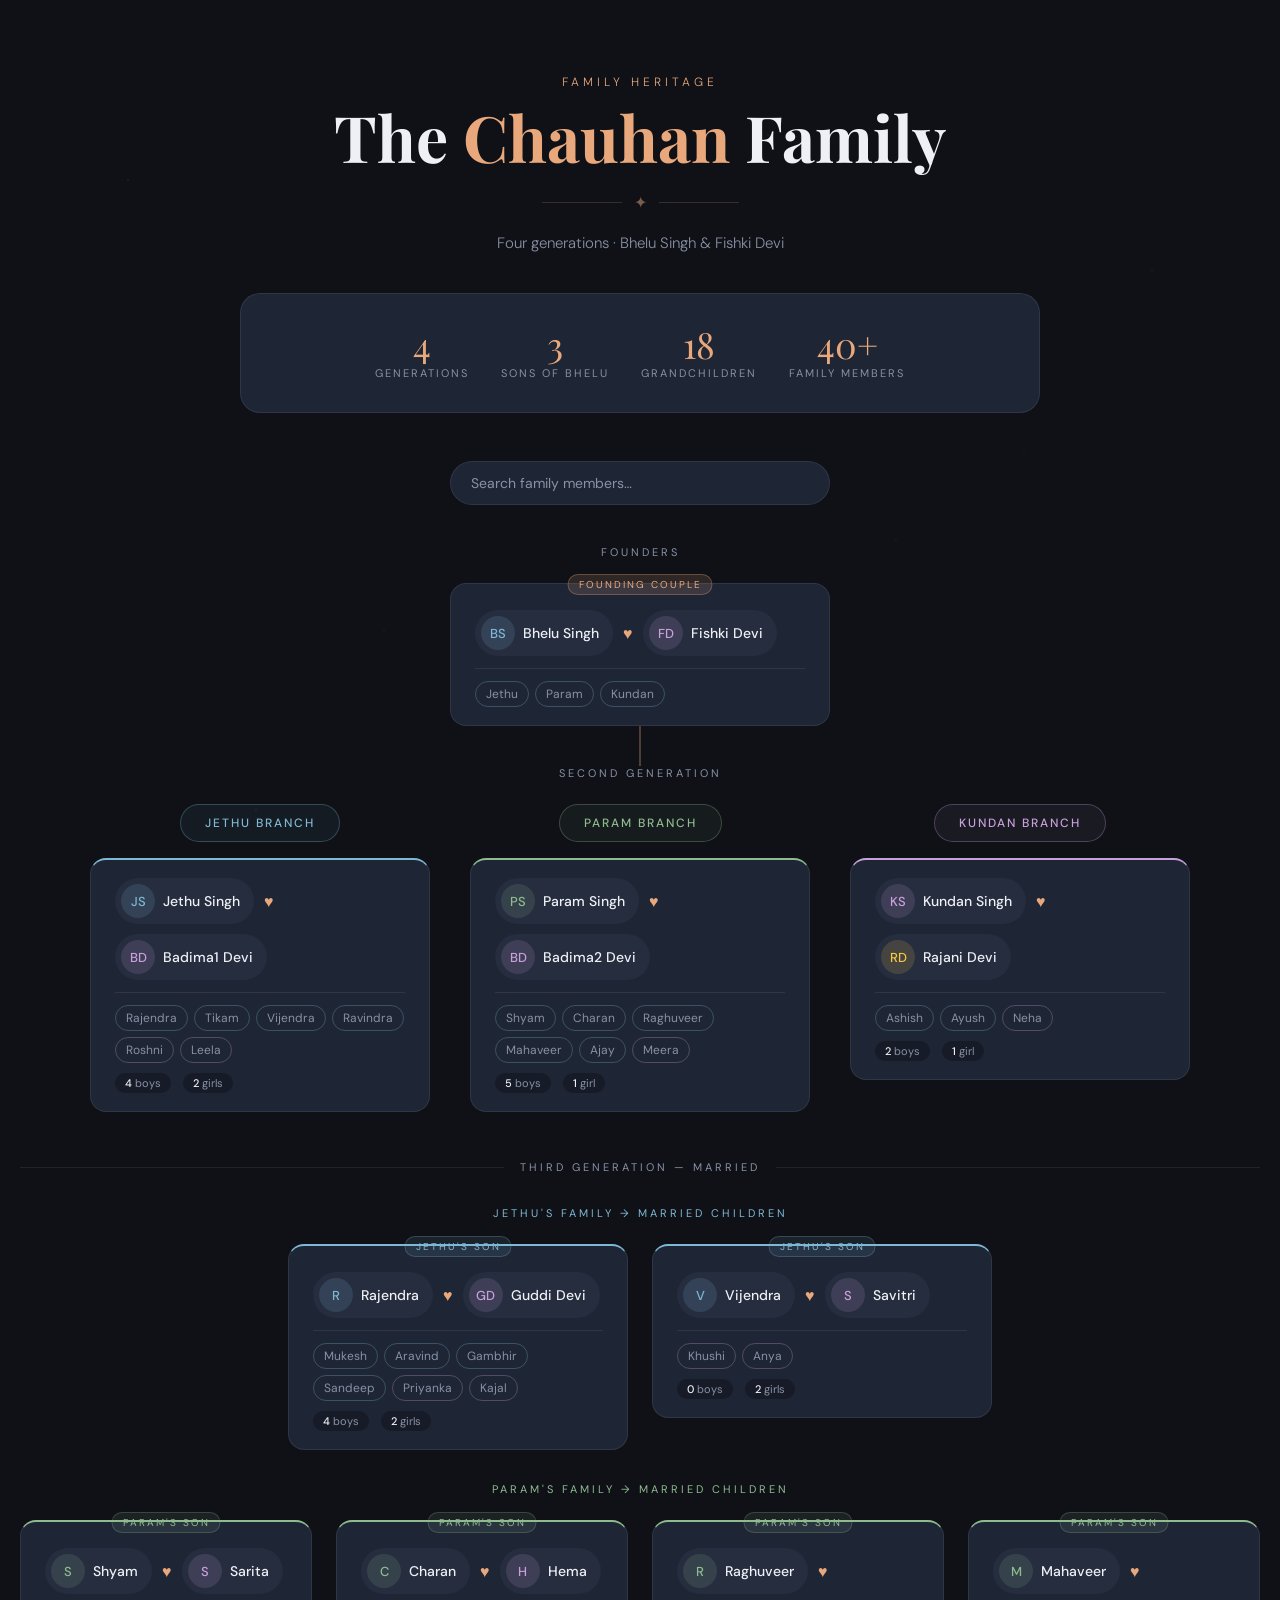
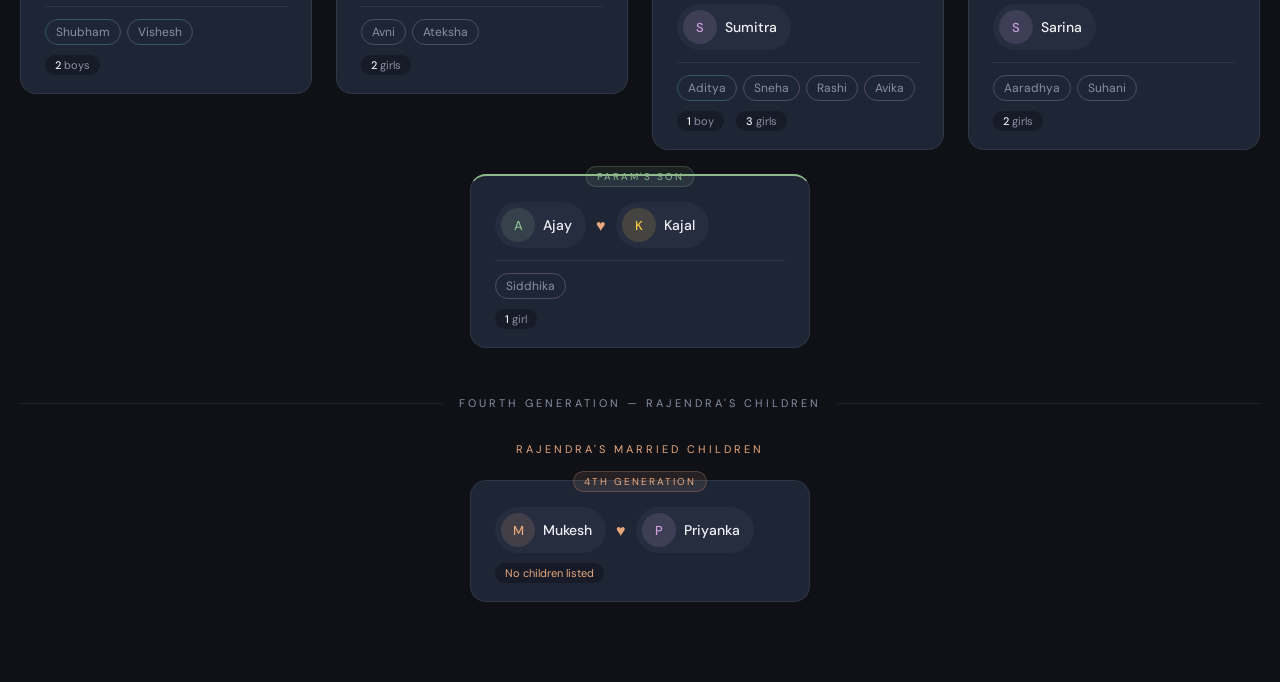
<file: index.html>
<!DOCTYPE html>
<html lang="en">
<head>
<meta charset="UTF-8">
<meta name="viewport" content="width=device-width, initial-scale=1.0">
<title>Chauhan Family Tree</title>
<link href="https://fonts.googleapis.com/css2?family=Playfair+Display:wght@400;700&family=DM+Sans:wght@300;400;500&display=swap" rel="stylesheet">
<style>
  :root {
    --bg: #0f1117;
    --bg2: #161b27;
    --card: #1e2535;
    --card2: #252d3f;
    --accent1: #e8a87c;
    --accent2: #7eb8d4;
    --accent3: #8fbc8f;
    --accent4: #c9a0dc;
    --accent5: #f4c842;
    --text: #eef0f5;
    --muted: #8891a5;
    --border: rgba(255,255,255,0.08);
    --line: rgba(232,168,124,0.3);
  }

  * { box-sizing: border-box; margin: 0; padding: 0; }

  body {
    font-family: 'DM Sans', sans-serif;
    background: var(--bg);
    color: var(--text);
    min-height: 100vh;
    overflow-x: hidden;
  }

  /* Stars background */
  body::before {
    content: '';
    position: fixed;
    inset: 0;
    background-image:
      radial-gradient(1px 1px at 10% 20%, rgba(255,255,255,0.15) 0%, transparent 100%),
      radial-gradient(1px 1px at 30% 70%, rgba(255,255,255,0.1) 0%, transparent 100%),
      radial-gradient(1px 1px at 60% 15%, rgba(255,255,255,0.12) 0%, transparent 100%),
      radial-gradient(1px 1px at 80% 50%, rgba(255,255,255,0.08) 0%, transparent 100%),
      radial-gradient(1px 1px at 50% 85%, rgba(255,255,255,0.1) 0%, transparent 100%),
      radial-gradient(1px 1px at 90% 30%, rgba(255,255,255,0.12) 0%, transparent 100%),
      radial-gradient(2px 2px at 20% 90%, rgba(255,255,255,0.06) 0%, transparent 100%),
      radial-gradient(1px 1px at 70% 60%, rgba(255,255,255,0.09) 0%, transparent 100%);
    pointer-events: none;
    z-index: 0;
  }

  header {
    text-align: center;
    padding: 60px 20px 40px;
    position: relative;
    z-index: 1;
  }

  header .subtitle {
    font-size: 12px;
    letter-spacing: 4px;
    text-transform: uppercase;
    color: var(--accent1);
    margin-bottom: 12px;
  }

  header h1 {
    font-family: 'Playfair Display', serif;
    font-size: clamp(36px, 6vw, 64px);
    font-weight: 700;
    color: var(--text);
    line-height: 1.1;
  }

  header h1 span { color: var(--accent1); }

  header p {
    margin-top: 14px;
    color: var(--muted);
    font-size: 15px;
    font-weight: 300;
  }

  .ornament {
    display: flex;
    align-items: center;
    justify-content: center;
    gap: 12px;
    margin: 20px auto;
    color: var(--accent1);
    opacity: 0.5;
  }
  .ornament::before, .ornament::after {
    content: '';
    width: 80px;
    height: 1px;
    background: var(--accent1);
    opacity: 0.4;
  }

  /* Search */
  .search-bar {
    display: flex;
    justify-content: center;
    padding: 0 20px 40px;
    position: relative;
    z-index: 1;
  }
  .search-bar input {
    width: 100%;
    max-width: 380px;
    padding: 12px 20px;
    background: var(--card);
    border: 1px solid var(--border);
    border-radius: 40px;
    color: var(--text);
    font-size: 14px;
    font-family: 'DM Sans', sans-serif;
    outline: none;
    transition: border-color 0.2s;
  }
  .search-bar input:focus { border-color: var(--accent1); }
  .search-bar input::placeholder { color: var(--muted); }

  /* Tree container */
  .tree {
    max-width: 1300px;
    margin: 0 auto;
    padding: 0 20px 80px;
    position: relative;
    z-index: 1;
  }

  /* Generation label */
  .gen-label {
    font-size: 11px;
    letter-spacing: 3px;
    text-transform: uppercase;
    color: var(--muted);
    text-align: center;
    margin-bottom: 24px;
    margin-top: 0;
  }

  /* Root couple */
  .root-couple {
    display: flex;
    justify-content: center;
    margin-bottom: 0;
    position: relative;
  }

  /* Connector lines */
  .connector-down {
    display: flex;
    justify-content: center;
    height: 40px;
    position: relative;
  }
  .connector-down::after {
    content: '';
    position: absolute;
    left: 50%;
    top: 0;
    bottom: 0;
    width: 2px;
    background: var(--line);
    transform: translateX(-50%);
  }

  .connector-spread {
    position: relative;
    height: 40px;
    margin-bottom: 0;
  }
  .connector-spread .line-h {
    position: absolute;
    top: 50%;
    left: var(--from);
    right: var(--to);
    height: 2px;
    background: var(--line);
  }

  /* Couple card */
  .couple-card {
    background: var(--card);
    border: 1px solid var(--border);
    border-radius: 16px;
    padding: 18px 24px;
    cursor: pointer;
    transition: transform 0.2s, border-color 0.2s, box-shadow 0.2s;
    position: relative;
    max-width: 340px;
    width: 100%;
  }
  .couple-card:hover {
    transform: translateY(-3px);
    border-color: rgba(232,168,124,0.4);
    box-shadow: 0 12px 40px rgba(0,0,0,0.4);
  }
  .couple-card.highlighted {
    border-color: var(--accent1);
    box-shadow: 0 0 0 2px rgba(232,168,124,0.2);
  }
  .couple-card.dimmed { opacity: 0.3; }

  .couple-card .gen-badge {
    position: absolute;
    top: -10px;
    left: 50%;
    transform: translateX(-50%);
    font-size: 10px;
    letter-spacing: 2px;
    text-transform: uppercase;
    padding: 3px 10px;
    border-radius: 20px;
    white-space: nowrap;
  }

  .couple-card .names {
    display: flex;
    align-items: center;
    gap: 10px;
    flex-wrap: wrap;
  }

  .person-pill {
    display: flex;
    align-items: center;
    gap: 8px;
    background: var(--card2);
    border-radius: 30px;
    padding: 6px 14px 6px 6px;
  }

  .avatar {
    width: 34px;
    height: 34px;
    border-radius: 50%;
    display: flex;
    align-items: center;
    justify-content: center;
    font-size: 13px;
    font-weight: 500;
    flex-shrink: 0;
  }

  .person-pill .name-text {
    font-size: 14px;
    font-weight: 500;
    color: var(--text);
    white-space: nowrap;
  }

  .heart-sep {
    color: var(--accent1);
    font-size: 16px;
    flex-shrink: 0;
  }

  .children-pills {
    margin-top: 12px;
    padding-top: 12px;
    border-top: 1px solid var(--border);
    display: flex;
    flex-wrap: wrap;
    gap: 6px;
  }

  .child-pill {
    font-size: 12px;
    padding: 4px 10px;
    border-radius: 20px;
    border: 1px solid var(--border);
    color: var(--muted);
    background: transparent;
    cursor: pointer;
    transition: all 0.15s;
    white-space: nowrap;
  }
  .child-pill:hover {
    border-color: var(--accent2);
    color: var(--accent2);
    background: rgba(126,184,212,0.08);
  }
  .child-pill.boy { border-color: rgba(126,184,212,0.3); }
  .child-pill.girl { border-color: rgba(201,160,220,0.3); }

  .stats-row {
    display: flex;
    gap: 12px;
    margin-top: 10px;
    flex-wrap: wrap;
  }
  .stat-chip {
    font-size: 11px;
    color: var(--muted);
    background: var(--bg2);
    padding: 3px 10px;
    border-radius: 20px;
  }
  .stat-chip span { color: var(--text); font-weight: 500; }

  /* Gen 1 layout */
  .gen1-row {
    display: flex;
    justify-content: center;
    gap: 40px;
    flex-wrap: wrap;
    position: relative;
  }

  .gen1-branch {
    display: flex;
    flex-direction: column;
    align-items: center;
    flex: 1;
    min-width: 280px;
    max-width: 340px;
  }

  /* Gen 2 layout */
  .gen2-section {
    margin-top: 0;
  }

  .gen2-grid {
    display: flex;
    gap: 24px;
    flex-wrap: wrap;
    justify-content: center;
  }

  .gen2-col {
    display: flex;
    flex-direction: column;
    align-items: center;
    flex: 1;
    min-width: 260px;
    max-width: 340px;
  }

  /* Branch headers */
  .branch-header {
    text-align: center;
    padding: 10px 24px;
    border-radius: 30px;
    font-size: 12px;
    letter-spacing: 2px;
    text-transform: uppercase;
    font-weight: 500;
    margin-bottom: 16px;
    border: 1px solid;
  }

  /* Dividers */
  .section-divider {
    display: flex;
    align-items: center;
    gap: 16px;
    margin: 48px 0 32px;
  }
  .section-divider::before, .section-divider::after {
    content: '';
    flex: 1;
    height: 1px;
    background: var(--border);
  }
  .section-divider span {
    font-size: 11px;
    letter-spacing: 3px;
    text-transform: uppercase;
    color: var(--muted);
    white-space: nowrap;
  }

  /* Color themes per branch */
  .branch-jethu .couple-card { border-top: 2px solid var(--accent2); }
  .branch-param .couple-card { border-top: 2px solid var(--accent3); }
  .branch-kundan .couple-card { border-top: 2px solid var(--accent4); }

  /* Modal overlay */
  .modal-overlay {
    display: none;
    position: fixed;
    inset: 0;
    background: rgba(0,0,0,0.7);
    z-index: 100;
    align-items: center;
    justify-content: center;
    padding: 20px;
    backdrop-filter: blur(4px);
  }
  .modal-overlay.open { display: flex; }

  .modal {
    background: var(--card);
    border: 1px solid var(--border);
    border-radius: 20px;
    padding: 32px;
    max-width: 480px;
    width: 100%;
    position: relative;
    animation: modalIn 0.2s ease;
  }
  @keyframes modalIn {
    from { transform: scale(0.95); opacity: 0; }
    to { transform: scale(1); opacity: 1; }
  }

  .modal-close {
    position: absolute;
    top: 16px;
    right: 16px;
    width: 30px;
    height: 30px;
    border-radius: 50%;
    border: 1px solid var(--border);
    background: var(--card2);
    color: var(--muted);
    cursor: pointer;
    display: flex;
    align-items: center;
    justify-content: center;
    font-size: 16px;
    transition: color 0.15s;
  }
  .modal-close:hover { color: var(--text); }

  .modal h2 {
    font-family: 'Playfair Display', serif;
    font-size: 24px;
    margin-bottom: 6px;
    color: var(--text);
  }
  .modal .modal-sub {
    color: var(--muted);
    font-size: 13px;
    margin-bottom: 24px;
  }

  .modal-section { margin-bottom: 20px; }
  .modal-section h3 {
    font-size: 11px;
    letter-spacing: 2px;
    text-transform: uppercase;
    color: var(--muted);
    margin-bottom: 10px;
  }

  .modal-people {
    display: flex;
    flex-direction: column;
    gap: 8px;
  }

  .modal-person {
    display: flex;
    align-items: center;
    gap: 12px;
    padding: 10px 14px;
    background: var(--bg2);
    border-radius: 12px;
  }
  .modal-person .info { flex: 1; }
  .modal-person .pname { font-size: 15px; font-weight: 500; }
  .modal-person .prole { font-size: 12px; color: var(--muted); }

  .modal-children {
    display: flex;
    flex-wrap: wrap;
    gap: 8px;
  }
  .modal-child {
    padding: 8px 16px;
    border-radius: 30px;
    font-size: 13px;
    font-weight: 500;
  }

  /* Fade-in animation */
  .fade-in {
    opacity: 0;
    transform: translateY(16px);
    animation: fadeUp 0.5s ease forwards;
  }
  @keyframes fadeUp {
    to { opacity: 1; transform: translateY(0); }
  }

  /* Stats banner */
  .stats-banner {
    display: flex;
    justify-content: center;
    gap: 32px;
    flex-wrap: wrap;
    padding: 32px 20px;
    margin: 0 auto 48px;
    max-width: 800px;
    background: var(--card);
    border: 1px solid var(--border);
    border-radius: 20px;
    position: relative;
    z-index: 1;
    width: calc(100% - 40px);
  }
  .stat-item { text-align: center; }
  .stat-item .num {
    font-family: 'Playfair Display', serif;
    font-size: 36px;
    color: var(--accent1);
    line-height: 1;
  }
  .stat-item .lbl {
    font-size: 11px;
    letter-spacing: 2px;
    text-transform: uppercase;
    color: var(--muted);
    margin-top: 4px;
  }

  @media (max-width: 640px) {
    .gen1-row { gap: 20px; }
    .gen1-branch { min-width: 100%; }
    .gen2-col { min-width: 100%; }
    .couple-card { max-width: 100%; }
  }
</style>
</head>
<body>

<header class="fade-in">
  <p class="subtitle">Family Heritage</p>
  <h1>The <span>Chauhan</span> Family</h1>
  <div class="ornament">✦</div>
  <p>Four generations · Bhelu Singh &amp; Fishki Devi</p>
</header>

<!-- Stats Banner -->
<div class="stats-banner fade-in" style="animation-delay:0.1s">
  <div class="stat-item"><div class="num">4</div><div class="lbl">Generations</div></div>
  <div class="stat-item"><div class="num">3</div><div class="lbl">Sons of Bhelu</div></div>
  <div class="stat-item"><div class="num">18</div><div class="lbl">Grandchildren</div></div>
  <div class="stat-item"><div class="num">40+</div><div class="lbl">Family Members</div></div>
</div>

<!-- Search -->
<div class="search-bar">
  <input type="text" id="searchInput" placeholder="Search family members…" oninput="handleSearch(this.value)">
</div>

<div class="tree">

  <!-- GEN 0: ROOT -->
  <p class="gen-label">Founders</p>
  <div class="root-couple" style="justify-content:center; margin-bottom: 0;">
    <div class="couple-card fade-in" style="animation-delay:0.15s; max-width:380px;" onclick="openModal('bhelu')">
      <span class="gen-badge" style="background:rgba(232,168,124,0.15); color:var(--accent1); border:1px solid rgba(232,168,124,0.3);">Founding Couple</span>
      <div class="names" style="margin-top:8px;">
        <div class="person-pill">
          <div class="avatar" style="background:rgba(126,184,212,0.15); color:var(--accent2);">BS</div>
          <span class="name-text">Bhelu Singh</span>
        </div>
        <span class="heart-sep">♥</span>
        <div class="person-pill">
          <div class="avatar" style="background:rgba(201,160,220,0.15); color:var(--accent4);">FD</div>
          <span class="name-text">Fishki Devi</span>
        </div>
      </div>
      <div class="children-pills">
        <span class="child-pill boy">Jethu</span>
        <span class="child-pill boy">Param</span>
        <span class="child-pill boy">Kundan</span>
      </div>
    </div>
  </div>

  <!-- Connector -->
  <div class="connector-down"></div>

  <!-- GEN 1 LABEL -->
  <p class="gen-label">Second Generation</p>

  <!-- GEN 1: Three sons -->
  <div class="gen1-row">

    <!-- JETHU BRANCH -->
    <div class="gen1-branch branch-jethu fade-in" style="animation-delay:0.2s">
      <div class="branch-header" style="color:var(--accent2); border-color:rgba(126,184,212,0.3); background:rgba(126,184,212,0.06);">Jethu Branch</div>
      <div class="couple-card" onclick="openModal('jethu')">
        <div class="names">
          <div class="person-pill">
            <div class="avatar" style="background:rgba(126,184,212,0.15); color:var(--accent2);">JS</div>
            <span class="name-text">Jethu Singh</span>
          </div>
          <span class="heart-sep">♥</span>
          <div class="person-pill">
            <div class="avatar" style="background:rgba(201,160,220,0.15); color:var(--accent4);">BD</div>
            <span class="name-text">Badima1 Devi</span>
          </div>
        </div>
        <div class="children-pills">
          <span class="child-pill boy">Rajendra</span>
          <span class="child-pill boy">Tikam</span>
          <span class="child-pill boy">Vijendra</span>
          <span class="child-pill boy">Ravindra</span>
          <span class="child-pill girl">Roshni</span>
          <span class="child-pill girl">Leela</span>
        </div>
        <div class="stats-row">
          <span class="stat-chip"><span>4</span> boys</span>
          <span class="stat-chip"><span>2</span> girls</span>
        </div>
      </div>
    </div>

    <!-- PARAM BRANCH -->
    <div class="gen1-branch branch-param fade-in" style="animation-delay:0.3s">
      <div class="branch-header" style="color:var(--accent3); border-color:rgba(143,188,143,0.3); background:rgba(143,188,143,0.06);">Param Branch</div>
      <div class="couple-card" onclick="openModal('param')">
        <div class="names">
          <div class="person-pill">
            <div class="avatar" style="background:rgba(143,188,143,0.15); color:var(--accent3);">PS</div>
            <span class="name-text">Param Singh</span>
          </div>
          <span class="heart-sep">♥</span>
          <div class="person-pill">
            <div class="avatar" style="background:rgba(201,160,220,0.15); color:var(--accent4);">BD</div>
            <span class="name-text">Badima2 Devi</span>
          </div>
        </div>
        <div class="children-pills">
          <span class="child-pill boy">Shyam</span>
          <span class="child-pill boy">Charan</span>
          <span class="child-pill boy">Raghuveer</span>
          <span class="child-pill boy">Mahaveer</span>
          <span class="child-pill boy">Ajay</span>
          <span class="child-pill girl">Meera</span>
        </div>
        <div class="stats-row">
          <span class="stat-chip"><span>5</span> boys</span>
          <span class="stat-chip"><span>1</span> girl</span>
        </div>
      </div>
    </div>

    <!-- KUNDAN BRANCH -->
    <div class="gen1-branch branch-kundan fade-in" style="animation-delay:0.4s">
      <div class="branch-header" style="color:var(--accent4); border-color:rgba(201,160,220,0.3); background:rgba(201,160,220,0.06);">Kundan Branch</div>
      <div class="couple-card" onclick="openModal('kundan')">
        <div class="names">
          <div class="person-pill">
            <div class="avatar" style="background:rgba(201,160,220,0.15); color:var(--accent4);">KS</div>
            <span class="name-text">Kundan Singh</span>
          </div>
          <span class="heart-sep">♥</span>
          <div class="person-pill">
            <div class="avatar" style="background:rgba(244,200,66,0.15); color:var(--accent5);">RD</div>
            <span class="name-text">Rajani Devi</span>
          </div>
        </div>
        <div class="children-pills">
          <span class="child-pill boy">Ashish</span>
          <span class="child-pill boy">Ayush</span>
          <span class="child-pill girl">Neha</span>
        </div>
        <div class="stats-row">
          <span class="stat-chip"><span>2</span> boys</span>
          <span class="stat-chip"><span>1</span> girl</span>
        </div>
      </div>
    </div>

  </div>

  <!-- GEN 2 SECTION -->
  <div class="section-divider">
    <span>Third Generation — Married</span>
  </div>

  <!-- JETHU'S MARRIED CHILDREN -->
  <p class="gen-label" style="color:var(--accent2);">Jethu's Family → Married Children</p>
  <div class="gen2-grid" style="margin-bottom: 32px;">

    <div class="gen2-col branch-jethu fade-in" style="animation-delay:0.1s">
      <div class="couple-card" onclick="openModal('rajendra')">
        <span class="gen-badge" style="background:rgba(126,184,212,0.1); color:var(--accent2); border:1px solid rgba(126,184,212,0.25);">Jethu's son</span>
        <div class="names" style="margin-top:8px;">
          <div class="person-pill">
            <div class="avatar" style="background:rgba(126,184,212,0.15); color:var(--accent2);">R</div>
            <span class="name-text">Rajendra</span>
          </div>
          <span class="heart-sep">♥</span>
          <div class="person-pill">
            <div class="avatar" style="background:rgba(201,160,220,0.15); color:var(--accent4);">GD</div>
            <span class="name-text">Guddi Devi</span>
          </div>
        </div>
        <div class="children-pills">
          <span class="child-pill boy">Mukesh</span>
          <span class="child-pill boy">Aravind</span>
          <span class="child-pill boy">Gambhir</span>
          <span class="child-pill boy">Sandeep</span>
          <span class="child-pill girl">Priyanka</span>
          <span class="child-pill girl">Kajal</span>
        </div>
        <div class="stats-row">
          <span class="stat-chip"><span>4</span> boys</span>
          <span class="stat-chip"><span>2</span> girls</span>
        </div>
      </div>
    </div>

    <div class="gen2-col branch-jethu fade-in" style="animation-delay:0.2s">
      <div class="couple-card" onclick="openModal('vijendra')">
        <span class="gen-badge" style="background:rgba(126,184,212,0.1); color:var(--accent2); border:1px solid rgba(126,184,212,0.25);">Jethu's son</span>
        <div class="names" style="margin-top:8px;">
          <div class="person-pill">
            <div class="avatar" style="background:rgba(126,184,212,0.15); color:var(--accent2);">V</div>
            <span class="name-text">Vijendra</span>
          </div>
          <span class="heart-sep">♥</span>
          <div class="person-pill">
            <div class="avatar" style="background:rgba(201,160,220,0.15); color:var(--accent4);">S</div>
            <span class="name-text">Savitri</span>
          </div>
        </div>
        <div class="children-pills">
          <span class="child-pill girl">Khushi</span>
          <span class="child-pill girl">Anya</span>
        </div>
        <div class="stats-row">
          <span class="stat-chip"><span>0</span> boys</span>
          <span class="stat-chip"><span>2</span> girls</span>
        </div>
      </div>
    </div>

  </div>

  <!-- PARAM'S MARRIED CHILDREN -->
  <p class="gen-label" style="color:var(--accent3);">Param's Family → Married Children</p>
  <div class="gen2-grid" style="margin-bottom: 32px;">

    <div class="gen2-col branch-param fade-in" style="animation-delay:0.1s">
      <div class="couple-card" onclick="openModal('shyam')">
        <span class="gen-badge" style="background:rgba(143,188,143,0.1); color:var(--accent3); border:1px solid rgba(143,188,143,0.25);">Param's son</span>
        <div class="names" style="margin-top:8px;">
          <div class="person-pill">
            <div class="avatar" style="background:rgba(143,188,143,0.15); color:var(--accent3);">S</div>
            <span class="name-text">Shyam</span>
          </div>
          <span class="heart-sep">♥</span>
          <div class="person-pill">
            <div class="avatar" style="background:rgba(201,160,220,0.15); color:var(--accent4);">S</div>
            <span class="name-text">Sarita</span>
          </div>
        </div>
        <div class="children-pills">
          <span class="child-pill boy">Shubham</span>
          <span class="child-pill boy">Vishesh</span>
        </div>
        <div class="stats-row">
          <span class="stat-chip"><span>2</span> boys</span>
        </div>
      </div>
    </div>

    <div class="gen2-col branch-param fade-in" style="animation-delay:0.15s">
      <div class="couple-card" onclick="openModal('charan')">
        <span class="gen-badge" style="background:rgba(143,188,143,0.1); color:var(--accent3); border:1px solid rgba(143,188,143,0.25);">Param's son</span>
        <div class="names" style="margin-top:8px;">
          <div class="person-pill">
            <div class="avatar" style="background:rgba(143,188,143,0.15); color:var(--accent3);">C</div>
            <span class="name-text">Charan</span>
          </div>
          <span class="heart-sep">♥</span>
          <div class="person-pill">
            <div class="avatar" style="background:rgba(201,160,220,0.15); color:var(--accent4);">H</div>
            <span class="name-text">Hema</span>
          </div>
        </div>
        <div class="children-pills">
          <span class="child-pill girl">Avni</span>
          <span class="child-pill girl">Ateksha</span>
        </div>
        <div class="stats-row">
          <span class="stat-chip"><span>2</span> girls</span>
        </div>
      </div>
    </div>

    <div class="gen2-col branch-param fade-in" style="animation-delay:0.2s">
      <div class="couple-card" onclick="openModal('raghuveer')">
        <span class="gen-badge" style="background:rgba(143,188,143,0.1); color:var(--accent3); border:1px solid rgba(143,188,143,0.25);">Param's son</span>
        <div class="names" style="margin-top:8px;">
          <div class="person-pill">
            <div class="avatar" style="background:rgba(143,188,143,0.15); color:var(--accent3);">R</div>
            <span class="name-text">Raghuveer</span>
          </div>
          <span class="heart-sep">♥</span>
          <div class="person-pill">
            <div class="avatar" style="background:rgba(201,160,220,0.15); color:var(--accent4);">S</div>
            <span class="name-text">Sumitra</span>
          </div>
        </div>
        <div class="children-pills">
          <span class="child-pill boy">Aditya</span>
          <span class="child-pill girl">Sneha</span>
          <span class="child-pill girl">Rashi</span>
          <span class="child-pill girl">Avika</span>
        </div>
        <div class="stats-row">
          <span class="stat-chip"><span>1</span> boy</span>
          <span class="stat-chip"><span>3</span> girls</span>
        </div>
      </div>
    </div>

    <div class="gen2-col branch-param fade-in" style="animation-delay:0.25s">
      <div class="couple-card" onclick="openModal('mahaveer')">
        <span class="gen-badge" style="background:rgba(143,188,143,0.1); color:var(--accent3); border:1px solid rgba(143,188,143,0.25);">Param's son</span>
        <div class="names" style="margin-top:8px;">
          <div class="person-pill">
            <div class="avatar" style="background:rgba(143,188,143,0.15); color:var(--accent3);">M</div>
            <span class="name-text">Mahaveer</span>
          </div>
          <span class="heart-sep">♥</span>
          <div class="person-pill">
            <div class="avatar" style="background:rgba(201,160,220,0.15); color:var(--accent4);">S</div>
            <span class="name-text">Sarina</span>
          </div>
        </div>
        <div class="children-pills">
          <span class="child-pill girl">Aaradhya</span>
          <span class="child-pill girl">Suhani</span>
        </div>
        <div class="stats-row">
          <span class="stat-chip"><span>2</span> girls</span>
        </div>
      </div>
    </div>

    <div class="gen2-col branch-param fade-in" style="animation-delay:0.3s">
      <div class="couple-card" onclick="openModal('ajay')">
        <span class="gen-badge" style="background:rgba(143,188,143,0.1); color:var(--accent3); border:1px solid rgba(143,188,143,0.25);">Param's son</span>
        <div class="names" style="margin-top:8px;">
          <div class="person-pill">
            <div class="avatar" style="background:rgba(143,188,143,0.15); color:var(--accent3);">A</div>
            <span class="name-text">Ajay</span>
          </div>
          <span class="heart-sep">♥</span>
          <div class="person-pill">
            <div class="avatar" style="background:rgba(244,200,66,0.15); color:var(--accent5);">K</div>
            <span class="name-text">Kajal</span>
          </div>
        </div>
        <div class="children-pills">
          <span class="child-pill girl">Siddhika</span>
        </div>
        <div class="stats-row">
          <span class="stat-chip"><span>1</span> girl</span>
        </div>
      </div>
    </div>

  </div>

  <!-- GEN 3 — 4th generation -->
  <div class="section-divider">
    <span>Fourth Generation — Rajendra's Children</span>
  </div>

  <p class="gen-label" style="color:var(--accent1);">Rajendra's Married Children</p>
  <div class="gen2-grid">

    <div class="gen2-col fade-in" style="animation-delay:0.1s">
      <div class="couple-card" onclick="openModal('mukesh')">
        <span class="gen-badge" style="background:rgba(232,168,124,0.1); color:var(--accent1); border:1px solid rgba(232,168,124,0.25);">4th generation</span>
        <div class="names" style="margin-top:8px;">
          <div class="person-pill">
            <div class="avatar" style="background:rgba(232,168,124,0.15); color:var(--accent1);">M</div>
            <span class="name-text">Mukesh</span>
          </div>
          <span class="heart-sep">♥</span>
          <div class="person-pill">
            <div class="avatar" style="background:rgba(201,160,220,0.15); color:var(--accent4);">P</div>
            <span class="name-text">Priyanka</span>
          </div>
        </div>
        <div class="stats-row" style="margin-top:10px;">
          <span class="stat-chip" style="color:var(--accent1);">No children listed</span>
        </div>
      </div>
    </div>

  </div>

</div>

<!-- MODAL -->
<div class="modal-overlay" id="modalOverlay" onclick="closeModalOutside(event)">
  <div class="modal" id="modalContent">
    <button class="modal-close" onclick="closeModal()">✕</button>
    <div id="modalBody"></div>
  </div>
</div>

<script>
const data = {
  bhelu: {
    title: "Bhelu Singh & Fishki Devi",
    sub: "Founding couple · Generation 1",
    color: "#e8a87c",
    husband: { initials: "BS", name: "Bhelu Singh", role: "Patriarch", color: "#7eb8d4" },
    wife: { initials: "FD", name: "Fishki Devi", role: "Matriarch", color: "#c9a0dc" },
    sons: ["Jethu", "Param", "Kundan"],
    girls: []
  },
  jethu: {
    title: "Jethu Singh & Badima1 Devi",
    sub: "Son of Bhelu Singh · Generation 2",
    color: "#7eb8d4",
    husband: { initials: "JS", name: "Jethu Singh", role: "Son of Bhelu Singh", color: "#7eb8d4" },
    wife: { initials: "BD", name: "Badima1 Devi", role: "Wife", color: "#c9a0dc" },
    sons: ["Rajendra", "Tikam", "Vijendra", "Ravindra"],
    girls: ["Roshni", "Leela"]
  },
  param: {
    title: "Param Singh & Badima2 Devi",
    sub: "Son of Bhelu Singh · Generation 2",
    color: "#8fbc8f",
    husband: { initials: "PS", name: "Param Singh", role: "Son of Bhelu Singh", color: "#8fbc8f" },
    wife: { initials: "BD", name: "Badima2 Devi", role: "Wife", color: "#c9a0dc" },
    sons: ["Shyam", "Charan", "Raghuveer", "Mahaveer", "Ajay"],
    girls: ["Meera"]
  },
  kundan: {
    title: "Kundan Singh & Rajani Devi",
    sub: "Son of Bhelu Singh · Generation 2",
    color: "#c9a0dc",
    husband: { initials: "KS", name: "Kundan Singh", role: "Son of Bhelu Singh", color: "#c9a0dc" },
    wife: { initials: "RD", name: "Rajani Devi", role: "Wife", color: "#f4c842" },
    sons: ["Ashish", "Ayush"],
    girls: ["Neha"]
  },
  rajendra: {
    title: "Rajendra & Guddi Devi",
    sub: "Son of Jethu Singh · Generation 3",
    color: "#7eb8d4",
    husband: { initials: "R", name: "Rajendra", role: "Son of Jethu Singh", color: "#7eb8d4" },
    wife: { initials: "GD", name: "Guddi Devi", role: "Wife", color: "#c9a0dc" },
    sons: ["Mukesh", "Aravind", "Gambhir", "Sandeep"],
    girls: ["Priyanka", "Kajal"]
  },
  vijendra: {
    title: "Vijendra & Savitri",
    sub: "Son of Jethu Singh · Generation 3",
    color: "#7eb8d4",
    husband: { initials: "V", name: "Vijendra", role: "Son of Jethu Singh", color: "#7eb8d4" },
    wife: { initials: "S", name: "Savitri", role: "Wife", color: "#c9a0dc" },
    sons: [],
    girls: ["Khushi", "Anya"]
  },
  shyam: {
    title: "Shyam & Sarita",
    sub: "Son of Param Singh · Generation 3",
    color: "#8fbc8f",
    husband: { initials: "S", name: "Shyam", role: "Son of Param Singh", color: "#8fbc8f" },
    wife: { initials: "S", name: "Sarita", role: "Wife", color: "#c9a0dc" },
    sons: ["Shubham", "Vishesh"],
    girls: []
  },
  charan: {
    title: "Charan & Hema",
    sub: "Son of Param Singh · Generation 3",
    color: "#8fbc8f",
    husband: { initials: "C", name: "Charan", role: "Son of Param Singh", color: "#8fbc8f" },
    wife: { initials: "H", name: "Hema", role: "Wife", color: "#c9a0dc" },
    sons: [],
    girls: ["Avni", "Ateksha"]
  },
  raghuveer: {
    title: "Raghuveer & Sumitra",
    sub: "Son of Param Singh · Generation 3",
    color: "#8fbc8f",
    husband: { initials: "R", name: "Raghuveer", role: "Son of Param Singh", color: "#8fbc8f" },
    wife: { initials: "S", name: "Sumitra", role: "Wife", color: "#c9a0dc" },
    sons: ["Aditya"],
    girls: ["Sneha", "Rashi", "Avika"]
  },
  mahaveer: {
    title: "Mahaveer & Sarina",
    sub: "Son of Param Singh · Generation 3",
    color: "#8fbc8f",
    husband: { initials: "M", name: "Mahaveer", role: "Son of Param Singh", color: "#8fbc8f" },
    wife: { initials: "S", name: "Sarina", role: "Wife", color: "#c9a0dc" },
    sons: [],
    girls: ["Aaradhya", "Suhani"]
  },
  ajay: {
    title: "Ajay & Kajal",
    sub: "Son of Param Singh · Generation 3",
    color: "#8fbc8f",
    husband: { initials: "A", name: "Ajay", role: "Son of Param Singh", color: "#8fbc8f" },
    wife: { initials: "K", name: "Kajal", role: "Wife", color: "#f4c842" },
    sons: [],
    girls: ["Siddhika"]
  },
  mukesh: {
    title: "Mukesh & Priyanka",
    sub: "Son of Rajendra · Generation 4",
    color: "#e8a87c",
    husband: { initials: "M", name: "Mukesh", role: "Son of Rajendra", color: "#e8a87c" },
    wife: { initials: "P", name: "Priyanka", role: "Wife", color: "#c9a0dc" },
    sons: [],
    girls: [],
    note: "No children listed yet"
  }
};

function openModal(id) {
  const d = data[id];
  if (!d) return;

  let boyHtml = d.sons && d.sons.length
    ? d.sons.map(n => `<span class="modal-child" style="background:rgba(126,184,212,0.12); color:#7eb8d4; border:1px solid rgba(126,184,212,0.25);">👦 ${n}</span>`).join('')
    : '';
  let girlHtml = d.girls && d.girls.length
    ? d.girls.map(n => `<span class="modal-child" style="background:rgba(201,160,220,0.12); color:#c9a0dc; border:1px solid rgba(201,160,220,0.25);">👧 ${n}</span>`).join('')
    : '';

  let childrenSection = (boyHtml || girlHtml)
    ? `<div class="modal-section">
        <h3>Children (${(d.sons||[]).length + (d.girls||[]).length})</h3>
        <div class="modal-children">${boyHtml}${girlHtml}</div>
       </div>`
    : (d.note ? `<p style="color:var(--muted); font-size:13px; font-style:italic;">${d.note}</p>` : '');

  document.getElementById('modalBody').innerHTML = `
    <h2>${d.title}</h2>
    <p class="modal-sub">${d.sub}</p>
    <div class="modal-section">
      <h3>Couple</h3>
      <div class="modal-people">
        <div class="modal-person">
          <div class="avatar" style="background:rgba(0,0,0,0.2); color:${d.husband.color}; width:40px; height:40px;">${d.husband.initials}</div>
          <div class="info"><div class="pname">${d.husband.name}</div><div class="prole">${d.husband.role}</div></div>
          <span style="font-size:11px; padding:3px 10px; border-radius:20px; background:rgba(126,184,212,0.1); color:#7eb8d4;">Husband</span>
        </div>
        <div class="modal-person">
          <div class="avatar" style="background:rgba(0,0,0,0.2); color:${d.wife.color}; width:40px; height:40px;">${d.wife.initials}</div>
          <div class="info"><div class="pname">${d.wife.name}</div><div class="prole">${d.wife.role}</div></div>
          <span style="font-size:11px; padding:3px 10px; border-radius:20px; background:rgba(201,160,220,0.1); color:#c9a0dc;">Wife</span>
        </div>
      </div>
    </div>
    ${childrenSection}
  `;

  document.getElementById('modalOverlay').classList.add('open');
}

function closeModal() {
  document.getElementById('modalOverlay').classList.remove('open');
}
function closeModalOutside(e) {
  if (e.target === document.getElementById('modalOverlay')) closeModal();
}

document.addEventListener('keydown', e => { if (e.key === 'Escape') closeModal(); });

function handleSearch(val) {
  const v = val.trim().toLowerCase();
  const cards = document.querySelectorAll('.couple-card');
  if (!v) {
    cards.forEach(c => { c.classList.remove('highlighted', 'dimmed'); });
    return;
  }
  cards.forEach(c => {
    const text = c.innerText.toLowerCase();
    if (text.includes(v)) {
      c.classList.add('highlighted');
      c.classList.remove('dimmed');
    } else {
      c.classList.add('dimmed');
      c.classList.remove('highlighted');
    }
  });
}
</script>
</body>
</html>
</file>
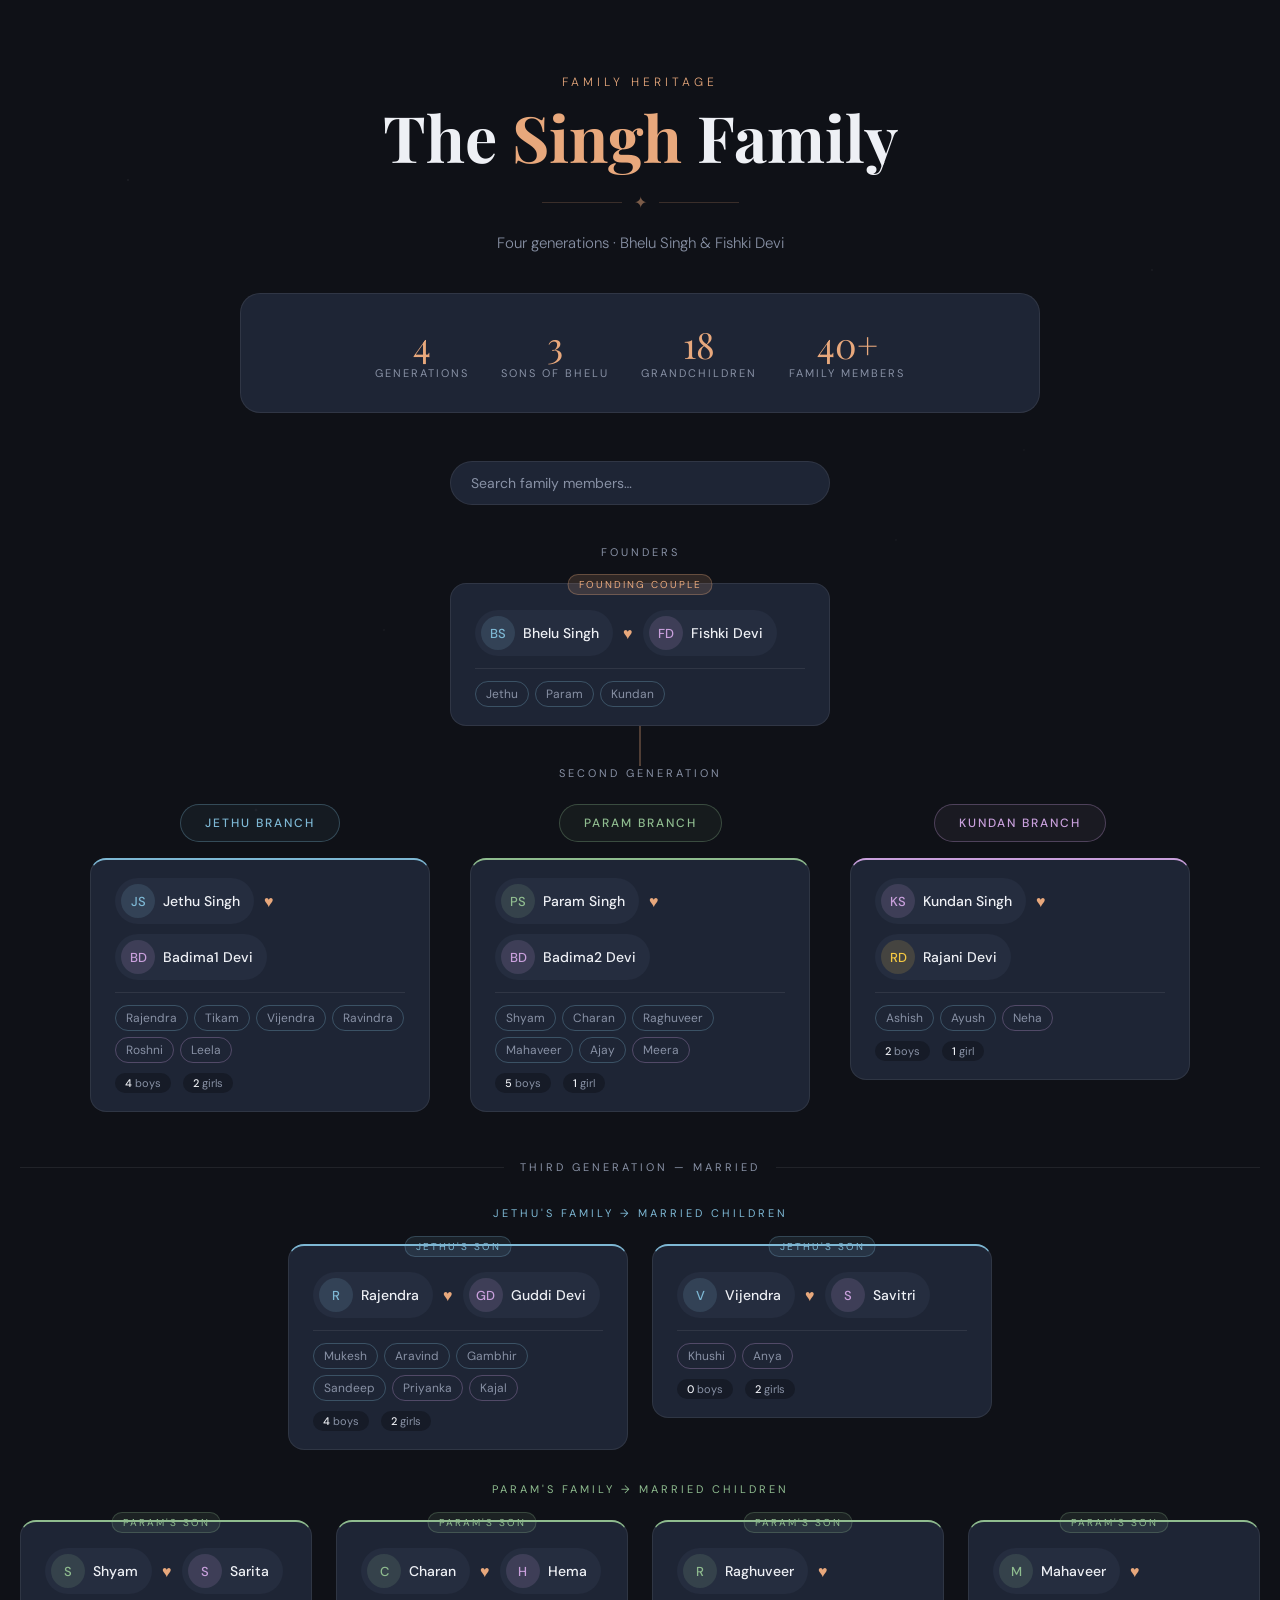
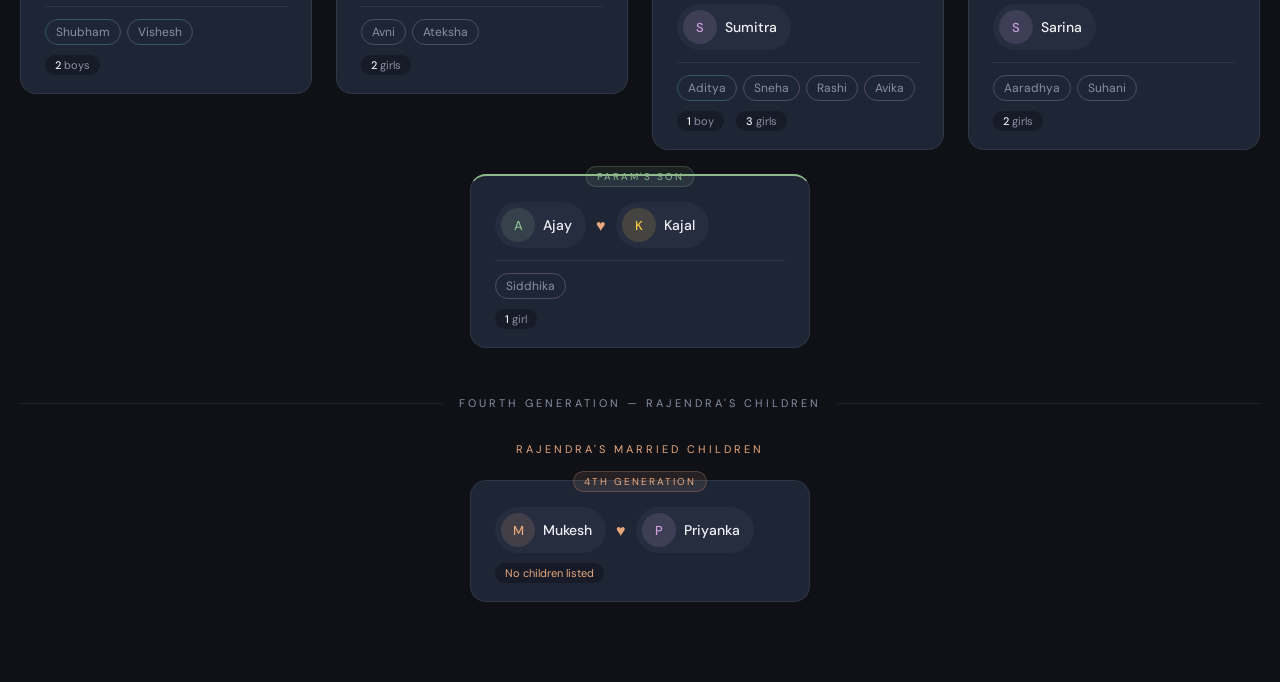
<file: family-tree.html>
<!DOCTYPE html>
<html lang="en">
<head>
<meta charset="UTF-8">
<meta name="viewport" content="width=device-width, initial-scale=1.0">
<title>Singh Family Tree</title>
<link href="https://fonts.googleapis.com/css2?family=Playfair+Display:wght@400;700&family=DM+Sans:wght@300;400;500&display=swap" rel="stylesheet">
<style>
  :root {
    --bg: #0f1117;
    --bg2: #161b27;
    --card: #1e2535;
    --card2: #252d3f;
    --accent1: #e8a87c;
    --accent2: #7eb8d4;
    --accent3: #8fbc8f;
    --accent4: #c9a0dc;
    --accent5: #f4c842;
    --text: #eef0f5;
    --muted: #8891a5;
    --border: rgba(255,255,255,0.08);
    --line: rgba(232,168,124,0.3);
  }

  * { box-sizing: border-box; margin: 0; padding: 0; }

  body {
    font-family: 'DM Sans', sans-serif;
    background: var(--bg);
    color: var(--text);
    min-height: 100vh;
    overflow-x: hidden;
  }

  /* Stars background */
  body::before {
    content: '';
    position: fixed;
    inset: 0;
    background-image:
      radial-gradient(1px 1px at 10% 20%, rgba(255,255,255,0.15) 0%, transparent 100%),
      radial-gradient(1px 1px at 30% 70%, rgba(255,255,255,0.1) 0%, transparent 100%),
      radial-gradient(1px 1px at 60% 15%, rgba(255,255,255,0.12) 0%, transparent 100%),
      radial-gradient(1px 1px at 80% 50%, rgba(255,255,255,0.08) 0%, transparent 100%),
      radial-gradient(1px 1px at 50% 85%, rgba(255,255,255,0.1) 0%, transparent 100%),
      radial-gradient(1px 1px at 90% 30%, rgba(255,255,255,0.12) 0%, transparent 100%),
      radial-gradient(2px 2px at 20% 90%, rgba(255,255,255,0.06) 0%, transparent 100%),
      radial-gradient(1px 1px at 70% 60%, rgba(255,255,255,0.09) 0%, transparent 100%);
    pointer-events: none;
    z-index: 0;
  }

  header {
    text-align: center;
    padding: 60px 20px 40px;
    position: relative;
    z-index: 1;
  }

  header .subtitle {
    font-size: 12px;
    letter-spacing: 4px;
    text-transform: uppercase;
    color: var(--accent1);
    margin-bottom: 12px;
  }

  header h1 {
    font-family: 'Playfair Display', serif;
    font-size: clamp(36px, 6vw, 64px);
    font-weight: 700;
    color: var(--text);
    line-height: 1.1;
  }

  header h1 span { color: var(--accent1); }

  header p {
    margin-top: 14px;
    color: var(--muted);
    font-size: 15px;
    font-weight: 300;
  }

  .ornament {
    display: flex;
    align-items: center;
    justify-content: center;
    gap: 12px;
    margin: 20px auto;
    color: var(--accent1);
    opacity: 0.5;
  }
  .ornament::before, .ornament::after {
    content: '';
    width: 80px;
    height: 1px;
    background: var(--accent1);
    opacity: 0.4;
  }

  /* Search */
  .search-bar {
    display: flex;
    justify-content: center;
    padding: 0 20px 40px;
    position: relative;
    z-index: 1;
  }
  .search-bar input {
    width: 100%;
    max-width: 380px;
    padding: 12px 20px;
    background: var(--card);
    border: 1px solid var(--border);
    border-radius: 40px;
    color: var(--text);
    font-size: 14px;
    font-family: 'DM Sans', sans-serif;
    outline: none;
    transition: border-color 0.2s;
  }
  .search-bar input:focus { border-color: var(--accent1); }
  .search-bar input::placeholder { color: var(--muted); }

  /* Tree container */
  .tree {
    max-width: 1300px;
    margin: 0 auto;
    padding: 0 20px 80px;
    position: relative;
    z-index: 1;
  }

  /* Generation label */
  .gen-label {
    font-size: 11px;
    letter-spacing: 3px;
    text-transform: uppercase;
    color: var(--muted);
    text-align: center;
    margin-bottom: 24px;
    margin-top: 0;
  }

  /* Root couple */
  .root-couple {
    display: flex;
    justify-content: center;
    margin-bottom: 0;
    position: relative;
  }

  /* Connector lines */
  .connector-down {
    display: flex;
    justify-content: center;
    height: 40px;
    position: relative;
  }
  .connector-down::after {
    content: '';
    position: absolute;
    left: 50%;
    top: 0;
    bottom: 0;
    width: 2px;
    background: var(--line);
    transform: translateX(-50%);
  }

  .connector-spread {
    position: relative;
    height: 40px;
    margin-bottom: 0;
  }
  .connector-spread .line-h {
    position: absolute;
    top: 50%;
    left: var(--from);
    right: var(--to);
    height: 2px;
    background: var(--line);
  }

  /* Couple card */
  .couple-card {
    background: var(--card);
    border: 1px solid var(--border);
    border-radius: 16px;
    padding: 18px 24px;
    cursor: pointer;
    transition: transform 0.2s, border-color 0.2s, box-shadow 0.2s;
    position: relative;
    max-width: 340px;
    width: 100%;
  }
  .couple-card:hover {
    transform: translateY(-3px);
    border-color: rgba(232,168,124,0.4);
    box-shadow: 0 12px 40px rgba(0,0,0,0.4);
  }
  .couple-card.highlighted {
    border-color: var(--accent1);
    box-shadow: 0 0 0 2px rgba(232,168,124,0.2);
  }
  .couple-card.dimmed { opacity: 0.3; }

  .couple-card .gen-badge {
    position: absolute;
    top: -10px;
    left: 50%;
    transform: translateX(-50%);
    font-size: 10px;
    letter-spacing: 2px;
    text-transform: uppercase;
    padding: 3px 10px;
    border-radius: 20px;
    white-space: nowrap;
  }

  .couple-card .names {
    display: flex;
    align-items: center;
    gap: 10px;
    flex-wrap: wrap;
  }

  .person-pill {
    display: flex;
    align-items: center;
    gap: 8px;
    background: var(--card2);
    border-radius: 30px;
    padding: 6px 14px 6px 6px;
  }

  .avatar {
    width: 34px;
    height: 34px;
    border-radius: 50%;
    display: flex;
    align-items: center;
    justify-content: center;
    font-size: 13px;
    font-weight: 500;
    flex-shrink: 0;
  }

  .person-pill .name-text {
    font-size: 14px;
    font-weight: 500;
    color: var(--text);
    white-space: nowrap;
  }

  .heart-sep {
    color: var(--accent1);
    font-size: 16px;
    flex-shrink: 0;
  }

  .children-pills {
    margin-top: 12px;
    padding-top: 12px;
    border-top: 1px solid var(--border);
    display: flex;
    flex-wrap: wrap;
    gap: 6px;
  }

  .child-pill {
    font-size: 12px;
    padding: 4px 10px;
    border-radius: 20px;
    border: 1px solid var(--border);
    color: var(--muted);
    background: transparent;
    cursor: pointer;
    transition: all 0.15s;
    white-space: nowrap;
  }
  .child-pill:hover {
    border-color: var(--accent2);
    color: var(--accent2);
    background: rgba(126,184,212,0.08);
  }
  .child-pill.boy { border-color: rgba(126,184,212,0.3); }
  .child-pill.girl { border-color: rgba(201,160,220,0.3); }

  .stats-row {
    display: flex;
    gap: 12px;
    margin-top: 10px;
    flex-wrap: wrap;
  }
  .stat-chip {
    font-size: 11px;
    color: var(--muted);
    background: var(--bg2);
    padding: 3px 10px;
    border-radius: 20px;
  }
  .stat-chip span { color: var(--text); font-weight: 500; }

  /* Gen 1 layout */
  .gen1-row {
    display: flex;
    justify-content: center;
    gap: 40px;
    flex-wrap: wrap;
    position: relative;
  }

  .gen1-branch {
    display: flex;
    flex-direction: column;
    align-items: center;
    flex: 1;
    min-width: 280px;
    max-width: 340px;
  }

  /* Gen 2 layout */
  .gen2-section {
    margin-top: 0;
  }

  .gen2-grid {
    display: flex;
    gap: 24px;
    flex-wrap: wrap;
    justify-content: center;
  }

  .gen2-col {
    display: flex;
    flex-direction: column;
    align-items: center;
    flex: 1;
    min-width: 260px;
    max-width: 340px;
  }

  /* Branch headers */
  .branch-header {
    text-align: center;
    padding: 10px 24px;
    border-radius: 30px;
    font-size: 12px;
    letter-spacing: 2px;
    text-transform: uppercase;
    font-weight: 500;
    margin-bottom: 16px;
    border: 1px solid;
  }

  /* Dividers */
  .section-divider {
    display: flex;
    align-items: center;
    gap: 16px;
    margin: 48px 0 32px;
  }
  .section-divider::before, .section-divider::after {
    content: '';
    flex: 1;
    height: 1px;
    background: var(--border);
  }
  .section-divider span {
    font-size: 11px;
    letter-spacing: 3px;
    text-transform: uppercase;
    color: var(--muted);
    white-space: nowrap;
  }

  /* Color themes per branch */
  .branch-jethu .couple-card { border-top: 2px solid var(--accent2); }
  .branch-param .couple-card { border-top: 2px solid var(--accent3); }
  .branch-kundan .couple-card { border-top: 2px solid var(--accent4); }

  /* Modal overlay */
  .modal-overlay {
    display: none;
    position: fixed;
    inset: 0;
    background: rgba(0,0,0,0.7);
    z-index: 100;
    align-items: center;
    justify-content: center;
    padding: 20px;
    backdrop-filter: blur(4px);
  }
  .modal-overlay.open { display: flex; }

  .modal {
    background: var(--card);
    border: 1px solid var(--border);
    border-radius: 20px;
    padding: 32px;
    max-width: 480px;
    width: 100%;
    position: relative;
    animation: modalIn 0.2s ease;
  }
  @keyframes modalIn {
    from { transform: scale(0.95); opacity: 0; }
    to { transform: scale(1); opacity: 1; }
  }

  .modal-close {
    position: absolute;
    top: 16px;
    right: 16px;
    width: 30px;
    height: 30px;
    border-radius: 50%;
    border: 1px solid var(--border);
    background: var(--card2);
    color: var(--muted);
    cursor: pointer;
    display: flex;
    align-items: center;
    justify-content: center;
    font-size: 16px;
    transition: color 0.15s;
  }
  .modal-close:hover { color: var(--text); }

  .modal h2 {
    font-family: 'Playfair Display', serif;
    font-size: 24px;
    margin-bottom: 6px;
    color: var(--text);
  }
  .modal .modal-sub {
    color: var(--muted);
    font-size: 13px;
    margin-bottom: 24px;
  }

  .modal-section { margin-bottom: 20px; }
  .modal-section h3 {
    font-size: 11px;
    letter-spacing: 2px;
    text-transform: uppercase;
    color: var(--muted);
    margin-bottom: 10px;
  }

  .modal-people {
    display: flex;
    flex-direction: column;
    gap: 8px;
  }

  .modal-person {
    display: flex;
    align-items: center;
    gap: 12px;
    padding: 10px 14px;
    background: var(--bg2);
    border-radius: 12px;
  }
  .modal-person .info { flex: 1; }
  .modal-person .pname { font-size: 15px; font-weight: 500; }
  .modal-person .prole { font-size: 12px; color: var(--muted); }

  .modal-children {
    display: flex;
    flex-wrap: wrap;
    gap: 8px;
  }
  .modal-child {
    padding: 8px 16px;
    border-radius: 30px;
    font-size: 13px;
    font-weight: 500;
  }

  /* Fade-in animation */
  .fade-in {
    opacity: 0;
    transform: translateY(16px);
    animation: fadeUp 0.5s ease forwards;
  }
  @keyframes fadeUp {
    to { opacity: 1; transform: translateY(0); }
  }

  /* Stats banner */
  .stats-banner {
    display: flex;
    justify-content: center;
    gap: 32px;
    flex-wrap: wrap;
    padding: 32px 20px;
    margin: 0 auto 48px;
    max-width: 800px;
    background: var(--card);
    border: 1px solid var(--border);
    border-radius: 20px;
    position: relative;
    z-index: 1;
    width: calc(100% - 40px);
  }
  .stat-item { text-align: center; }
  .stat-item .num {
    font-family: 'Playfair Display', serif;
    font-size: 36px;
    color: var(--accent1);
    line-height: 1;
  }
  .stat-item .lbl {
    font-size: 11px;
    letter-spacing: 2px;
    text-transform: uppercase;
    color: var(--muted);
    margin-top: 4px;
  }

  @media (max-width: 640px) {
    .gen1-row { gap: 20px; }
    .gen1-branch { min-width: 100%; }
    .gen2-col { min-width: 100%; }
    .couple-card { max-width: 100%; }
  }
</style>
</head>
<body>

<header class="fade-in">
  <p class="subtitle">Family Heritage</p>
  <h1>The <span>Singh</span> Family</h1>
  <div class="ornament">✦</div>
  <p>Four generations · Bhelu Singh &amp; Fishki Devi</p>
</header>

<!-- Stats Banner -->
<div class="stats-banner fade-in" style="animation-delay:0.1s">
  <div class="stat-item"><div class="num">4</div><div class="lbl">Generations</div></div>
  <div class="stat-item"><div class="num">3</div><div class="lbl">Sons of Bhelu</div></div>
  <div class="stat-item"><div class="num">18</div><div class="lbl">Grandchildren</div></div>
  <div class="stat-item"><div class="num">40+</div><div class="lbl">Family Members</div></div>
</div>

<!-- Search -->
<div class="search-bar">
  <input type="text" id="searchInput" placeholder="Search family members…" oninput="handleSearch(this.value)">
</div>

<div class="tree">

  <!-- GEN 0: ROOT -->
  <p class="gen-label">Founders</p>
  <div class="root-couple" style="justify-content:center; margin-bottom: 0;">
    <div class="couple-card fade-in" style="animation-delay:0.15s; max-width:380px;" onclick="openModal('bhelu')">
      <span class="gen-badge" style="background:rgba(232,168,124,0.15); color:var(--accent1); border:1px solid rgba(232,168,124,0.3);">Founding Couple</span>
      <div class="names" style="margin-top:8px;">
        <div class="person-pill">
          <div class="avatar" style="background:rgba(126,184,212,0.15); color:var(--accent2);">BS</div>
          <span class="name-text">Bhelu Singh</span>
        </div>
        <span class="heart-sep">♥</span>
        <div class="person-pill">
          <div class="avatar" style="background:rgba(201,160,220,0.15); color:var(--accent4);">FD</div>
          <span class="name-text">Fishki Devi</span>
        </div>
      </div>
      <div class="children-pills">
        <span class="child-pill boy">Jethu</span>
        <span class="child-pill boy">Param</span>
        <span class="child-pill boy">Kundan</span>
      </div>
    </div>
  </div>

  <!-- Connector -->
  <div class="connector-down"></div>

  <!-- GEN 1 LABEL -->
  <p class="gen-label">Second Generation</p>

  <!-- GEN 1: Three sons -->
  <div class="gen1-row">

    <!-- JETHU BRANCH -->
    <div class="gen1-branch branch-jethu fade-in" style="animation-delay:0.2s">
      <div class="branch-header" style="color:var(--accent2); border-color:rgba(126,184,212,0.3); background:rgba(126,184,212,0.06);">Jethu Branch</div>
      <div class="couple-card" onclick="openModal('jethu')">
        <div class="names">
          <div class="person-pill">
            <div class="avatar" style="background:rgba(126,184,212,0.15); color:var(--accent2);">JS</div>
            <span class="name-text">Jethu Singh</span>
          </div>
          <span class="heart-sep">♥</span>
          <div class="person-pill">
            <div class="avatar" style="background:rgba(201,160,220,0.15); color:var(--accent4);">BD</div>
            <span class="name-text">Badima1 Devi</span>
          </div>
        </div>
        <div class="children-pills">
          <span class="child-pill boy">Rajendra</span>
          <span class="child-pill boy">Tikam</span>
          <span class="child-pill boy">Vijendra</span>
          <span class="child-pill boy">Ravindra</span>
          <span class="child-pill girl">Roshni</span>
          <span class="child-pill girl">Leela</span>
        </div>
        <div class="stats-row">
          <span class="stat-chip"><span>4</span> boys</span>
          <span class="stat-chip"><span>2</span> girls</span>
        </div>
      </div>
    </div>

    <!-- PARAM BRANCH -->
    <div class="gen1-branch branch-param fade-in" style="animation-delay:0.3s">
      <div class="branch-header" style="color:var(--accent3); border-color:rgba(143,188,143,0.3); background:rgba(143,188,143,0.06);">Param Branch</div>
      <div class="couple-card" onclick="openModal('param')">
        <div class="names">
          <div class="person-pill">
            <div class="avatar" style="background:rgba(143,188,143,0.15); color:var(--accent3);">PS</div>
            <span class="name-text">Param Singh</span>
          </div>
          <span class="heart-sep">♥</span>
          <div class="person-pill">
            <div class="avatar" style="background:rgba(201,160,220,0.15); color:var(--accent4);">BD</div>
            <span class="name-text">Badima2 Devi</span>
          </div>
        </div>
        <div class="children-pills">
          <span class="child-pill boy">Shyam</span>
          <span class="child-pill boy">Charan</span>
          <span class="child-pill boy">Raghuveer</span>
          <span class="child-pill boy">Mahaveer</span>
          <span class="child-pill boy">Ajay</span>
          <span class="child-pill girl">Meera</span>
        </div>
        <div class="stats-row">
          <span class="stat-chip"><span>5</span> boys</span>
          <span class="stat-chip"><span>1</span> girl</span>
        </div>
      </div>
    </div>

    <!-- KUNDAN BRANCH -->
    <div class="gen1-branch branch-kundan fade-in" style="animation-delay:0.4s">
      <div class="branch-header" style="color:var(--accent4); border-color:rgba(201,160,220,0.3); background:rgba(201,160,220,0.06);">Kundan Branch</div>
      <div class="couple-card" onclick="openModal('kundan')">
        <div class="names">
          <div class="person-pill">
            <div class="avatar" style="background:rgba(201,160,220,0.15); color:var(--accent4);">KS</div>
            <span class="name-text">Kundan Singh</span>
          </div>
          <span class="heart-sep">♥</span>
          <div class="person-pill">
            <div class="avatar" style="background:rgba(244,200,66,0.15); color:var(--accent5);">RD</div>
            <span class="name-text">Rajani Devi</span>
          </div>
        </div>
        <div class="children-pills">
          <span class="child-pill boy">Ashish</span>
          <span class="child-pill boy">Ayush</span>
          <span class="child-pill girl">Neha</span>
        </div>
        <div class="stats-row">
          <span class="stat-chip"><span>2</span> boys</span>
          <span class="stat-chip"><span>1</span> girl</span>
        </div>
      </div>
    </div>

  </div>

  <!-- GEN 2 SECTION -->
  <div class="section-divider">
    <span>Third Generation — Married</span>
  </div>

  <!-- JETHU'S MARRIED CHILDREN -->
  <p class="gen-label" style="color:var(--accent2);">Jethu's Family → Married Children</p>
  <div class="gen2-grid" style="margin-bottom: 32px;">

    <div class="gen2-col branch-jethu fade-in" style="animation-delay:0.1s">
      <div class="couple-card" onclick="openModal('rajendra')">
        <span class="gen-badge" style="background:rgba(126,184,212,0.1); color:var(--accent2); border:1px solid rgba(126,184,212,0.25);">Jethu's son</span>
        <div class="names" style="margin-top:8px;">
          <div class="person-pill">
            <div class="avatar" style="background:rgba(126,184,212,0.15); color:var(--accent2);">R</div>
            <span class="name-text">Rajendra</span>
          </div>
          <span class="heart-sep">♥</span>
          <div class="person-pill">
            <div class="avatar" style="background:rgba(201,160,220,0.15); color:var(--accent4);">GD</div>
            <span class="name-text">Guddi Devi</span>
          </div>
        </div>
        <div class="children-pills">
          <span class="child-pill boy">Mukesh</span>
          <span class="child-pill boy">Aravind</span>
          <span class="child-pill boy">Gambhir</span>
          <span class="child-pill boy">Sandeep</span>
          <span class="child-pill girl">Priyanka</span>
          <span class="child-pill girl">Kajal</span>
        </div>
        <div class="stats-row">
          <span class="stat-chip"><span>4</span> boys</span>
          <span class="stat-chip"><span>2</span> girls</span>
        </div>
      </div>
    </div>

    <div class="gen2-col branch-jethu fade-in" style="animation-delay:0.2s">
      <div class="couple-card" onclick="openModal('vijendra')">
        <span class="gen-badge" style="background:rgba(126,184,212,0.1); color:var(--accent2); border:1px solid rgba(126,184,212,0.25);">Jethu's son</span>
        <div class="names" style="margin-top:8px;">
          <div class="person-pill">
            <div class="avatar" style="background:rgba(126,184,212,0.15); color:var(--accent2);">V</div>
            <span class="name-text">Vijendra</span>
          </div>
          <span class="heart-sep">♥</span>
          <div class="person-pill">
            <div class="avatar" style="background:rgba(201,160,220,0.15); color:var(--accent4);">S</div>
            <span class="name-text">Savitri</span>
          </div>
        </div>
        <div class="children-pills">
          <span class="child-pill girl">Khushi</span>
          <span class="child-pill girl">Anya</span>
        </div>
        <div class="stats-row">
          <span class="stat-chip"><span>0</span> boys</span>
          <span class="stat-chip"><span>2</span> girls</span>
        </div>
      </div>
    </div>

  </div>

  <!-- PARAM'S MARRIED CHILDREN -->
  <p class="gen-label" style="color:var(--accent3);">Param's Family → Married Children</p>
  <div class="gen2-grid" style="margin-bottom: 32px;">

    <div class="gen2-col branch-param fade-in" style="animation-delay:0.1s">
      <div class="couple-card" onclick="openModal('shyam')">
        <span class="gen-badge" style="background:rgba(143,188,143,0.1); color:var(--accent3); border:1px solid rgba(143,188,143,0.25);">Param's son</span>
        <div class="names" style="margin-top:8px;">
          <div class="person-pill">
            <div class="avatar" style="background:rgba(143,188,143,0.15); color:var(--accent3);">S</div>
            <span class="name-text">Shyam</span>
          </div>
          <span class="heart-sep">♥</span>
          <div class="person-pill">
            <div class="avatar" style="background:rgba(201,160,220,0.15); color:var(--accent4);">S</div>
            <span class="name-text">Sarita</span>
          </div>
        </div>
        <div class="children-pills">
          <span class="child-pill boy">Shubham</span>
          <span class="child-pill boy">Vishesh</span>
        </div>
        <div class="stats-row">
          <span class="stat-chip"><span>2</span> boys</span>
        </div>
      </div>
    </div>

    <div class="gen2-col branch-param fade-in" style="animation-delay:0.15s">
      <div class="couple-card" onclick="openModal('charan')">
        <span class="gen-badge" style="background:rgba(143,188,143,0.1); color:var(--accent3); border:1px solid rgba(143,188,143,0.25);">Param's son</span>
        <div class="names" style="margin-top:8px;">
          <div class="person-pill">
            <div class="avatar" style="background:rgba(143,188,143,0.15); color:var(--accent3);">C</div>
            <span class="name-text">Charan</span>
          </div>
          <span class="heart-sep">♥</span>
          <div class="person-pill">
            <div class="avatar" style="background:rgba(201,160,220,0.15); color:var(--accent4);">H</div>
            <span class="name-text">Hema</span>
          </div>
        </div>
        <div class="children-pills">
          <span class="child-pill girl">Avni</span>
          <span class="child-pill girl">Ateksha</span>
        </div>
        <div class="stats-row">
          <span class="stat-chip"><span>2</span> girls</span>
        </div>
      </div>
    </div>

    <div class="gen2-col branch-param fade-in" style="animation-delay:0.2s">
      <div class="couple-card" onclick="openModal('raghuveer')">
        <span class="gen-badge" style="background:rgba(143,188,143,0.1); color:var(--accent3); border:1px solid rgba(143,188,143,0.25);">Param's son</span>
        <div class="names" style="margin-top:8px;">
          <div class="person-pill">
            <div class="avatar" style="background:rgba(143,188,143,0.15); color:var(--accent3);">R</div>
            <span class="name-text">Raghuveer</span>
          </div>
          <span class="heart-sep">♥</span>
          <div class="person-pill">
            <div class="avatar" style="background:rgba(201,160,220,0.15); color:var(--accent4);">S</div>
            <span class="name-text">Sumitra</span>
          </div>
        </div>
        <div class="children-pills">
          <span class="child-pill boy">Aditya</span>
          <span class="child-pill girl">Sneha</span>
          <span class="child-pill girl">Rashi</span>
          <span class="child-pill girl">Avika</span>
        </div>
        <div class="stats-row">
          <span class="stat-chip"><span>1</span> boy</span>
          <span class="stat-chip"><span>3</span> girls</span>
        </div>
      </div>
    </div>

    <div class="gen2-col branch-param fade-in" style="animation-delay:0.25s">
      <div class="couple-card" onclick="openModal('mahaveer')">
        <span class="gen-badge" style="background:rgba(143,188,143,0.1); color:var(--accent3); border:1px solid rgba(143,188,143,0.25);">Param's son</span>
        <div class="names" style="margin-top:8px;">
          <div class="person-pill">
            <div class="avatar" style="background:rgba(143,188,143,0.15); color:var(--accent3);">M</div>
            <span class="name-text">Mahaveer</span>
          </div>
          <span class="heart-sep">♥</span>
          <div class="person-pill">
            <div class="avatar" style="background:rgba(201,160,220,0.15); color:var(--accent4);">S</div>
            <span class="name-text">Sarina</span>
          </div>
        </div>
        <div class="children-pills">
          <span class="child-pill girl">Aaradhya</span>
          <span class="child-pill girl">Suhani</span>
        </div>
        <div class="stats-row">
          <span class="stat-chip"><span>2</span> girls</span>
        </div>
      </div>
    </div>

    <div class="gen2-col branch-param fade-in" style="animation-delay:0.3s">
      <div class="couple-card" onclick="openModal('ajay')">
        <span class="gen-badge" style="background:rgba(143,188,143,0.1); color:var(--accent3); border:1px solid rgba(143,188,143,0.25);">Param's son</span>
        <div class="names" style="margin-top:8px;">
          <div class="person-pill">
            <div class="avatar" style="background:rgba(143,188,143,0.15); color:var(--accent3);">A</div>
            <span class="name-text">Ajay</span>
          </div>
          <span class="heart-sep">♥</span>
          <div class="person-pill">
            <div class="avatar" style="background:rgba(244,200,66,0.15); color:var(--accent5);">K</div>
            <span class="name-text">Kajal</span>
          </div>
        </div>
        <div class="children-pills">
          <span class="child-pill girl">Siddhika</span>
        </div>
        <div class="stats-row">
          <span class="stat-chip"><span>1</span> girl</span>
        </div>
      </div>
    </div>

  </div>

  <!-- GEN 3 — 4th generation -->
  <div class="section-divider">
    <span>Fourth Generation — Rajendra's Children</span>
  </div>

  <p class="gen-label" style="color:var(--accent1);">Rajendra's Married Children</p>
  <div class="gen2-grid">

    <div class="gen2-col fade-in" style="animation-delay:0.1s">
      <div class="couple-card" onclick="openModal('mukesh')">
        <span class="gen-badge" style="background:rgba(232,168,124,0.1); color:var(--accent1); border:1px solid rgba(232,168,124,0.25);">4th generation</span>
        <div class="names" style="margin-top:8px;">
          <div class="person-pill">
            <div class="avatar" style="background:rgba(232,168,124,0.15); color:var(--accent1);">M</div>
            <span class="name-text">Mukesh</span>
          </div>
          <span class="heart-sep">♥</span>
          <div class="person-pill">
            <div class="avatar" style="background:rgba(201,160,220,0.15); color:var(--accent4);">P</div>
            <span class="name-text">Priyanka</span>
          </div>
        </div>
        <div class="stats-row" style="margin-top:10px;">
          <span class="stat-chip" style="color:var(--accent1);">No children listed</span>
        </div>
      </div>
    </div>

  </div>

</div>

<!-- MODAL -->
<div class="modal-overlay" id="modalOverlay" onclick="closeModalOutside(event)">
  <div class="modal" id="modalContent">
    <button class="modal-close" onclick="closeModal()">✕</button>
    <div id="modalBody"></div>
  </div>
</div>

<script>
const data = {
  bhelu: {
    title: "Bhelu Singh & Fishki Devi",
    sub: "Founding couple · Generation 1",
    color: "#e8a87c",
    husband: { initials: "BS", name: "Bhelu Singh", role: "Patriarch", color: "#7eb8d4" },
    wife: { initials: "FD", name: "Fishki Devi", role: "Matriarch", color: "#c9a0dc" },
    sons: ["Jethu", "Param", "Kundan"],
    girls: []
  },
  jethu: {
    title: "Jethu Singh & Badima1 Devi",
    sub: "Son of Bhelu Singh · Generation 2",
    color: "#7eb8d4",
    husband: { initials: "JS", name: "Jethu Singh", role: "Son of Bhelu Singh", color: "#7eb8d4" },
    wife: { initials: "BD", name: "Badima1 Devi", role: "Wife", color: "#c9a0dc" },
    sons: ["Rajendra", "Tikam", "Vijendra", "Ravindra"],
    girls: ["Roshni", "Leela"]
  },
  param: {
    title: "Param Singh & Badima2 Devi",
    sub: "Son of Bhelu Singh · Generation 2",
    color: "#8fbc8f",
    husband: { initials: "PS", name: "Param Singh", role: "Son of Bhelu Singh", color: "#8fbc8f" },
    wife: { initials: "BD", name: "Badima2 Devi", role: "Wife", color: "#c9a0dc" },
    sons: ["Shyam", "Charan", "Raghuveer", "Mahaveer", "Ajay"],
    girls: ["Meera"]
  },
  kundan: {
    title: "Kundan Singh & Rajani Devi",
    sub: "Son of Bhelu Singh · Generation 2",
    color: "#c9a0dc",
    husband: { initials: "KS", name: "Kundan Singh", role: "Son of Bhelu Singh", color: "#c9a0dc" },
    wife: { initials: "RD", name: "Rajani Devi", role: "Wife", color: "#f4c842" },
    sons: ["Ashish", "Ayush"],
    girls: ["Neha"]
  },
  rajendra: {
    title: "Rajendra & Guddi Devi",
    sub: "Son of Jethu Singh · Generation 3",
    color: "#7eb8d4",
    husband: { initials: "R", name: "Rajendra", role: "Son of Jethu Singh", color: "#7eb8d4" },
    wife: { initials: "GD", name: "Guddi Devi", role: "Wife", color: "#c9a0dc" },
    sons: ["Mukesh", "Aravind", "Gambhir", "Sandeep"],
    girls: ["Priyanka", "Kajal"]
  },
  vijendra: {
    title: "Vijendra & Savitri",
    sub: "Son of Jethu Singh · Generation 3",
    color: "#7eb8d4",
    husband: { initials: "V", name: "Vijendra", role: "Son of Jethu Singh", color: "#7eb8d4" },
    wife: { initials: "S", name: "Savitri", role: "Wife", color: "#c9a0dc" },
    sons: [],
    girls: ["Khushi", "Anya"]
  },
  shyam: {
    title: "Shyam & Sarita",
    sub: "Son of Param Singh · Generation 3",
    color: "#8fbc8f",
    husband: { initials: "S", name: "Shyam", role: "Son of Param Singh", color: "#8fbc8f" },
    wife: { initials: "S", name: "Sarita", role: "Wife", color: "#c9a0dc" },
    sons: ["Shubham", "Vishesh"],
    girls: []
  },
  charan: {
    title: "Charan & Hema",
    sub: "Son of Param Singh · Generation 3",
    color: "#8fbc8f",
    husband: { initials: "C", name: "Charan", role: "Son of Param Singh", color: "#8fbc8f" },
    wife: { initials: "H", name: "Hema", role: "Wife", color: "#c9a0dc" },
    sons: [],
    girls: ["Avni", "Ateksha"]
  },
  raghuveer: {
    title: "Raghuveer & Sumitra",
    sub: "Son of Param Singh · Generation 3",
    color: "#8fbc8f",
    husband: { initials: "R", name: "Raghuveer", role: "Son of Param Singh", color: "#8fbc8f" },
    wife: { initials: "S", name: "Sumitra", role: "Wife", color: "#c9a0dc" },
    sons: ["Aditya"],
    girls: ["Sneha", "Rashi", "Avika"]
  },
  mahaveer: {
    title: "Mahaveer & Sarina",
    sub: "Son of Param Singh · Generation 3",
    color: "#8fbc8f",
    husband: { initials: "M", name: "Mahaveer", role: "Son of Param Singh", color: "#8fbc8f" },
    wife: { initials: "S", name: "Sarina", role: "Wife", color: "#c9a0dc" },
    sons: [],
    girls: ["Aaradhya", "Suhani"]
  },
  ajay: {
    title: "Ajay & Kajal",
    sub: "Son of Param Singh · Generation 3",
    color: "#8fbc8f",
    husband: { initials: "A", name: "Ajay", role: "Son of Param Singh", color: "#8fbc8f" },
    wife: { initials: "K", name: "Kajal", role: "Wife", color: "#f4c842" },
    sons: [],
    girls: ["Siddhika"]
  },
  mukesh: {
    title: "Mukesh & Priyanka",
    sub: "Son of Rajendra · Generation 4",
    color: "#e8a87c",
    husband: { initials: "M", name: "Mukesh", role: "Son of Rajendra", color: "#e8a87c" },
    wife: { initials: "P", name: "Priyanka", role: "Wife", color: "#c9a0dc" },
    sons: [],
    girls: [],
    note: "No children listed yet"
  }
};

function openModal(id) {
  const d = data[id];
  if (!d) return;

  let boyHtml = d.sons && d.sons.length
    ? d.sons.map(n => `<span class="modal-child" style="background:rgba(126,184,212,0.12); color:#7eb8d4; border:1px solid rgba(126,184,212,0.25);">👦 ${n}</span>`).join('')
    : '';
  let girlHtml = d.girls && d.girls.length
    ? d.girls.map(n => `<span class="modal-child" style="background:rgba(201,160,220,0.12); color:#c9a0dc; border:1px solid rgba(201,160,220,0.25);">👧 ${n}</span>`).join('')
    : '';

  let childrenSection = (boyHtml || girlHtml)
    ? `<div class="modal-section">
        <h3>Children (${(d.sons||[]).length + (d.girls||[]).length})</h3>
        <div class="modal-children">${boyHtml}${girlHtml}</div>
       </div>`
    : (d.note ? `<p style="color:var(--muted); font-size:13px; font-style:italic;">${d.note}</p>` : '');

  document.getElementById('modalBody').innerHTML = `
    <h2>${d.title}</h2>
    <p class="modal-sub">${d.sub}</p>
    <div class="modal-section">
      <h3>Couple</h3>
      <div class="modal-people">
        <div class="modal-person">
          <div class="avatar" style="background:rgba(0,0,0,0.2); color:${d.husband.color}; width:40px; height:40px;">${d.husband.initials}</div>
          <div class="info"><div class="pname">${d.husband.name}</div><div class="prole">${d.husband.role}</div></div>
          <span style="font-size:11px; padding:3px 10px; border-radius:20px; background:rgba(126,184,212,0.1); color:#7eb8d4;">Husband</span>
        </div>
        <div class="modal-person">
          <div class="avatar" style="background:rgba(0,0,0,0.2); color:${d.wife.color}; width:40px; height:40px;">${d.wife.initials}</div>
          <div class="info"><div class="pname">${d.wife.name}</div><div class="prole">${d.wife.role}</div></div>
          <span style="font-size:11px; padding:3px 10px; border-radius:20px; background:rgba(201,160,220,0.1); color:#c9a0dc;">Wife</span>
        </div>
      </div>
    </div>
    ${childrenSection}
  `;

  document.getElementById('modalOverlay').classList.add('open');
}

function closeModal() {
  document.getElementById('modalOverlay').classList.remove('open');
}
function closeModalOutside(e) {
  if (e.target === document.getElementById('modalOverlay')) closeModal();
}

document.addEventListener('keydown', e => { if (e.key === 'Escape') closeModal(); });

function handleSearch(val) {
  const v = val.trim().toLowerCase();
  const cards = document.querySelectorAll('.couple-card');
  if (!v) {
    cards.forEach(c => { c.classList.remove('highlighted', 'dimmed'); });
    return;
  }
  cards.forEach(c => {
    const text = c.innerText.toLowerCase();
    if (text.includes(v)) {
      c.classList.add('highlighted');
      c.classList.remove('dimmed');
    } else {
      c.classList.add('dimmed');
      c.classList.remove('highlighted');
    }
  });
}
</script>
</body>
</html>
</file>
